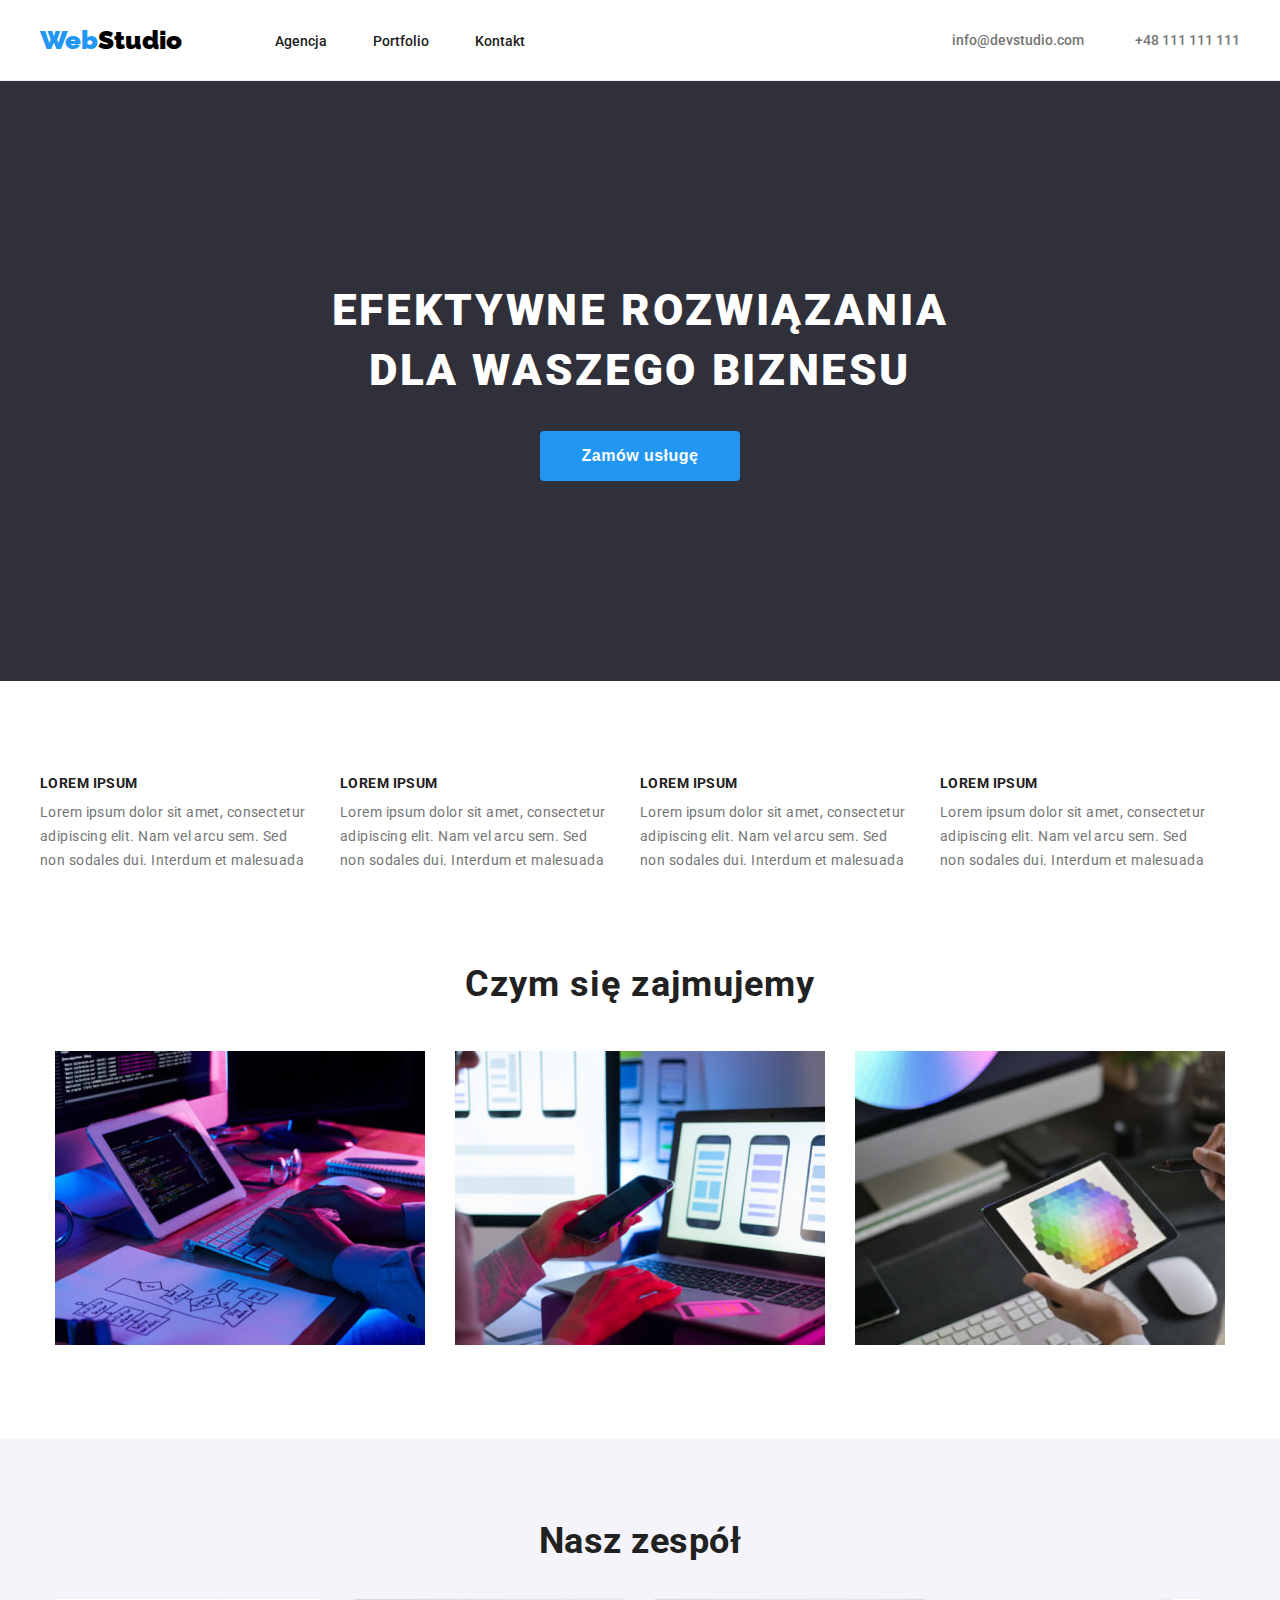
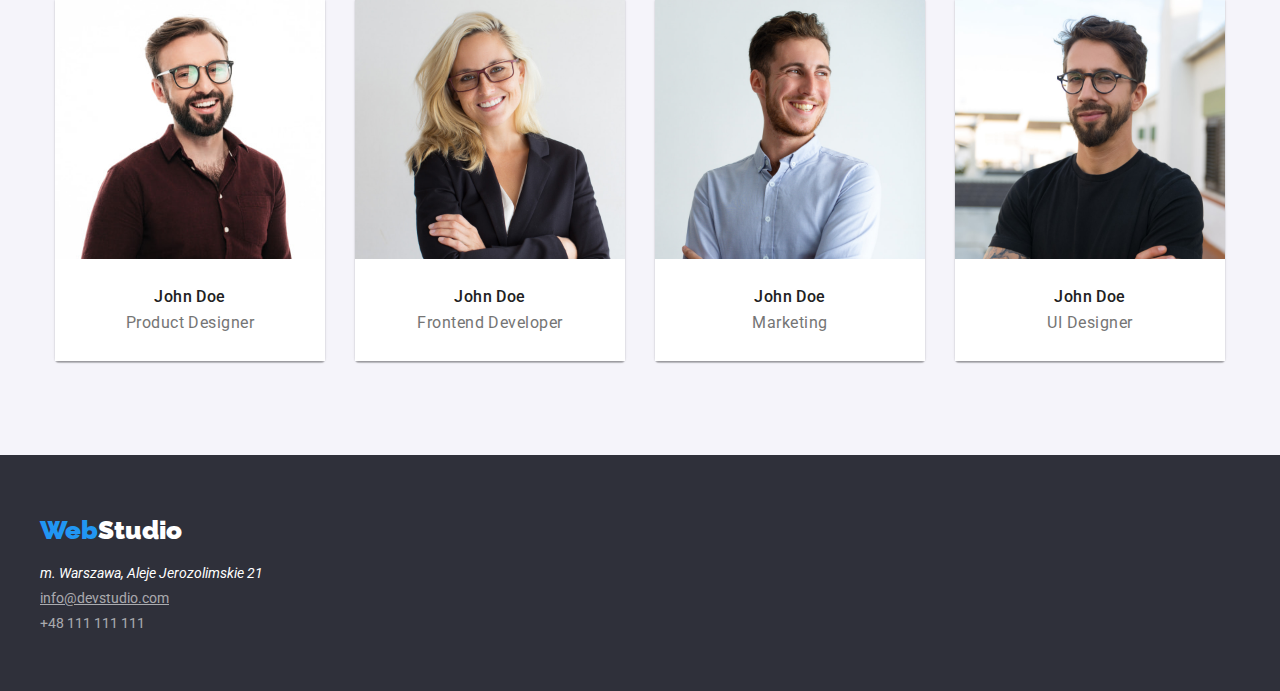
<file: index.html>
<!DOCTYPE html>
<html lang="pl">
  <head>
    <meta charset="utf-8" />
    <title>Portfolio</title>
    <link
      rel="stylesheet"
      href="https://cdnjs.cloudflare.com/ajax/libs/modern-normalize/1.1.0/modern-normalize.min.css"
      integrity="sha512-wpPYUAdjBVSE4KJnH1VR1HeZfpl1ub8YT/NKx4PuQ5NmX2tKuGu6U/JRp5y+Y8XG2tV+wKQpNHVUX03MfMFn9Q=="
      crossorigin="anonymous"
      referrerpolicy="no-referrer"
    />
    <link rel="stylesheet" href="css/styles.css" />
    <link rel="preconnect" href="https://fonts.googleapis.com" />
    <link rel="preconnect" href="https://fonts.gstatic.com" crossorigin />
    <link
      href="https://fonts.googleapis.com/css2?family=Raleway:wght@700&family=Roboto:wght@400;500;700;900&display=swap"
      rel="stylesheet"
    />
  </head>
  <body>
    <header>
      <section class="page-header">
        <div class="flex-header">
          <div class="header-logo">
            <a href="" class="logo-font"
              ><b
                ><span class="color-blue">Web</span
                ><span class="color-black">Studio</span></b
              ></a
            >
          </div>
          <nav>
            <ul class="nav-menu">
              <li class="nav-btn">
                <a href="./index.html" class="link">Agencja</a>
              </li>
              <li class="nav-btn">
                <a href="./portfolio.html" class="link">Portfolio</a>
              </li>
              <li class="nav-btn"><a href="" class="link">Kontakt</a></li>
            </ul>
          </nav>
          <div class="adress-menu">
            <a href="mailto:info@devstudio.com" class="header-adress-link"
              >info@devstudio.com</a
            >
            <a href="tel:+48111111111" class="header-adress-link"
              >+48 111 111 111</a
            >
          </div>
        </div>
      </section>
    </header>

    <main>
      <section>
        <div class="banner">
          <h1 class="banner-text">EFEKTYWNE ROZWIĄZANIA DLA WASZEGO BIZNESU</h1>
          <button type="button" class="header-button">Zamów usługę</button>
        </div>
      </section>

      <section class="lorem-section">
        <div class="container">
          <ul class="lorem">
            <li>
              <h3>LOREM IPSUM</h3>
              <p>
                Lorem ipsum dolor sit amet, consectetur adipiscing elit. Nam vel
                arcu sem. Sed non sodales dui. Interdum et malesuada
              </p>
            </li>
            <li>
              <h3>LOREM IPSUM</h3>
              <p>
                Lorem ipsum dolor sit amet, consectetur adipiscing elit. Nam vel
                arcu sem. Sed non sodales dui. Interdum et malesuada
              </p>
            </li>
            <li>
              <h3>LOREM IPSUM</h3>
              <p>
                Lorem ipsum dolor sit amet, consectetur adipiscing elit. Nam vel
                arcu sem. Sed non sodales dui. Interdum et malesuada
              </p>
            </li>
            <li>
              <h3>LOREM IPSUM</h3>
              <p>
                Lorem ipsum dolor sit amet, consectetur adipiscing elit. Nam vel
                arcu sem. Sed non sodales dui. Interdum et malesuada
              </p>
            </li>
          </ul>
        </div>
      </section>

      <section class="work-section">
        <div class="container">
          <h2>Czym się zajmujemy</h2>
          <div class="work-photos">
            <img
              src="images/img1.jpg"
              alt="iPad leżący na biurku"
              width="370"
              height="294"
            />
            <img
              src="images/img2.jpg"
              alt="Człowiek korzystający z telefonu i laptopa"
              width="370"
              height="294"
            />

            <img
              src="images/img3.jpg"
              alt="Człowiek korzystający z tabletu"
              width="370"
              height="294"
            />
          </div>
        </div>
      </section>

      <div class="team-section">
        <span class="team-title">Nasz zespół</span>
        <ul class="card-set">
          <li>
            <figure class="team-flex">
              <img
                src="images/img4.jpg"
                alt="John Doe"
                width="270"
                height="260"
              />
              <figcaption class="team-caption">
                <h3 class="team-img-title">John Doe</h3>
                <p class="team-img-descriptions">Product Designer</p>
              </figcaption>
            </figure>
          </li>
          <li>
            <figure class="team-flex">
              <img
                src="images/img5.jpg"
                alt="John Doe"
                width="270"
                height="260"
              />
              <figcaption class="team-caption">
                <h3 class="team-img-title">John Doe</h3>
                <p class="img-descriptions">Frontend Developer</p>
              </figcaption>
            </figure>
          </li>
          <li>
            <figure class="team-flex">
              <img
                src="images/img6.jpg"
                alt="John Doe"
                width="270"
                height="260"
              />
              <figcaption class="team-caption">
                <h3 class="team-img-title">John Doe</h3>
                <p class="img-descriptions">Marketing</p>
              </figcaption>
            </figure>
          </li>
          <li>
            <figure class="team-flex">
              <img
                src="images/img7.jpg"
                alt="John Doe"
                width="270"
                height="260"
              />
              <figcaption class="team-caption">
                <h3 class="team-img-title">John Doe</h3>
                <p class="img-descriptions">UI Designer</p>
              </figcaption>
            </figure>
          </li>
        </ul>
      </div>
    </main>

    <footer>
      <section class="page-footer">
        <div class = "flex-footer">
          <a href="" class="logo-font"
            ><b
              ><span class="color-blue">Web</span
              ><span class="color-white">Studio</span></b
            ></a
          >
          <address class="footer-adress-link">
            m. Warszawa, Aleje Jerozolimskie 21
          </address>
          <a
            href="mailto:info@devstudio.com"
            class="footer-adress-link-alpha-mail"
            >info@devstudio.com</a
          >
          <a href="tel:+48111111111" class="footer-adress-link-alpha"
            >+48 111 111 111</a
          >
        </div>
      </section>
    </footer>
  </body>
</html>
</file>
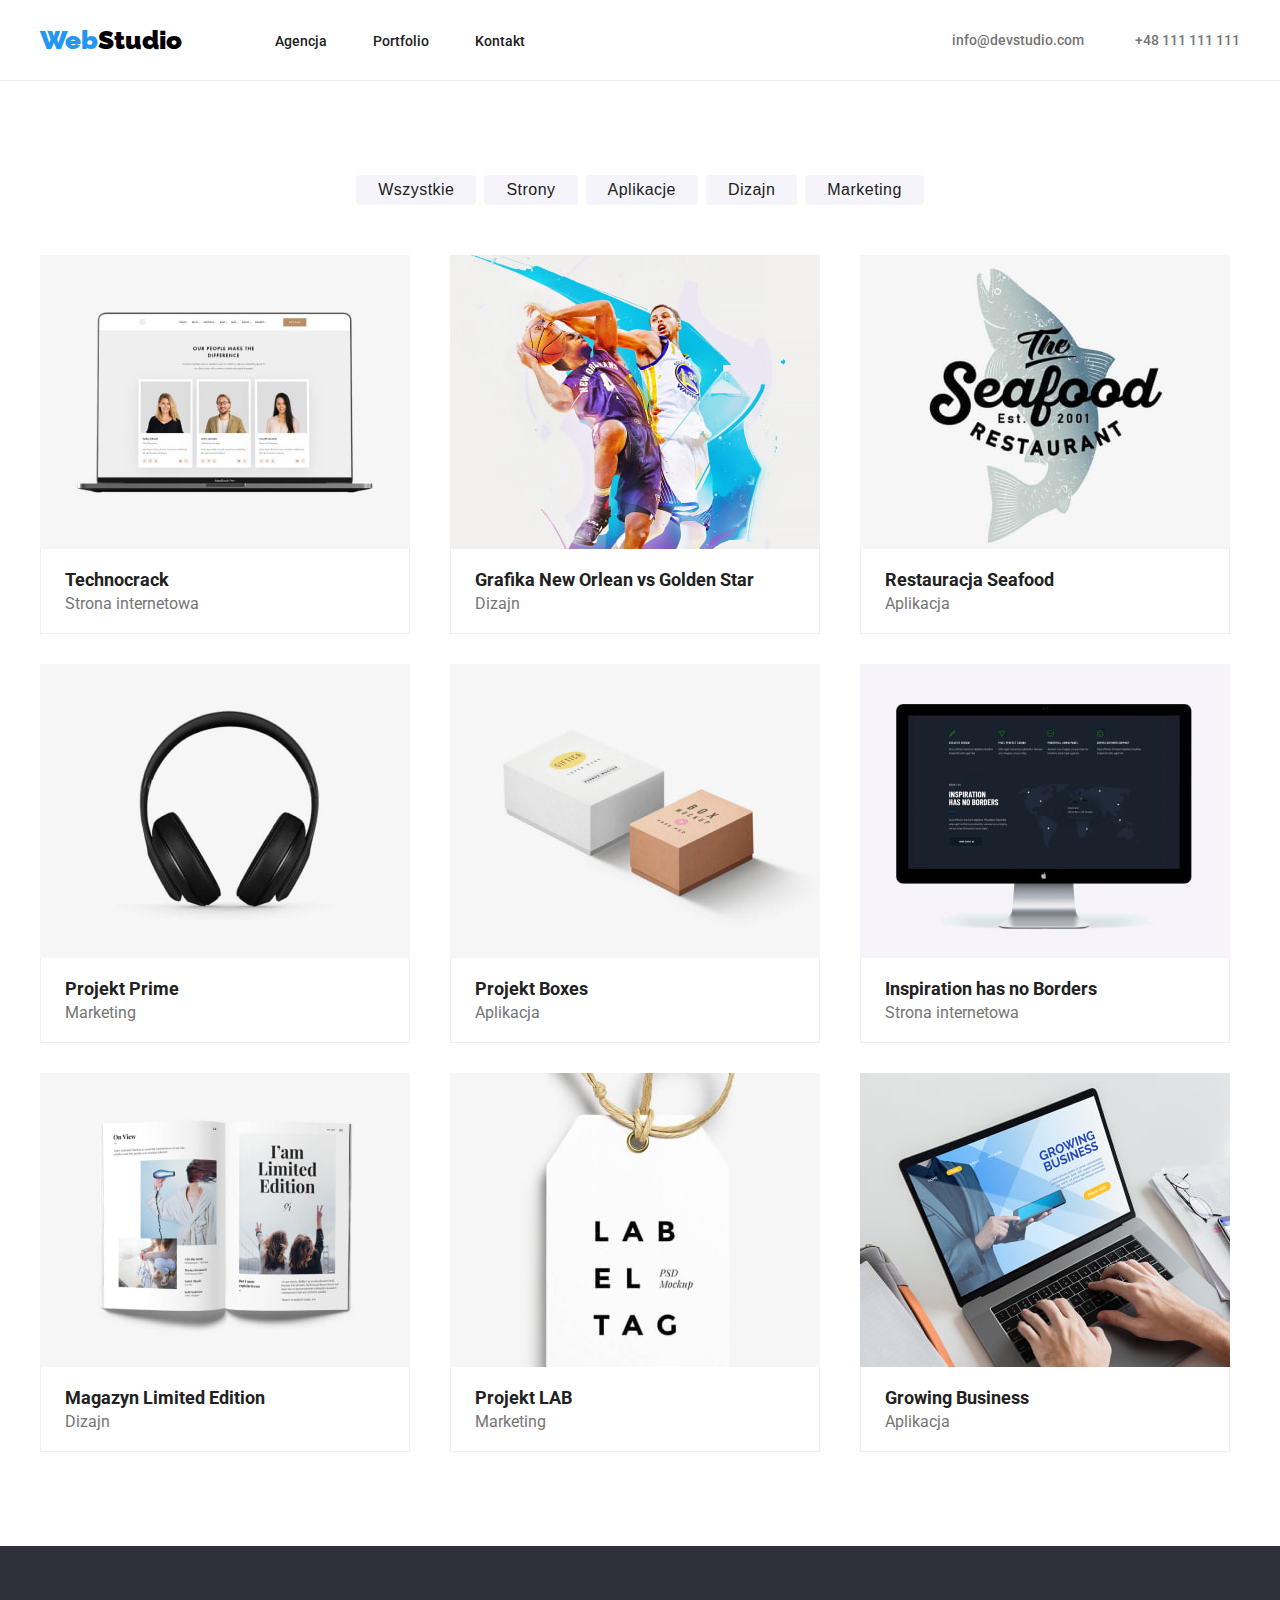
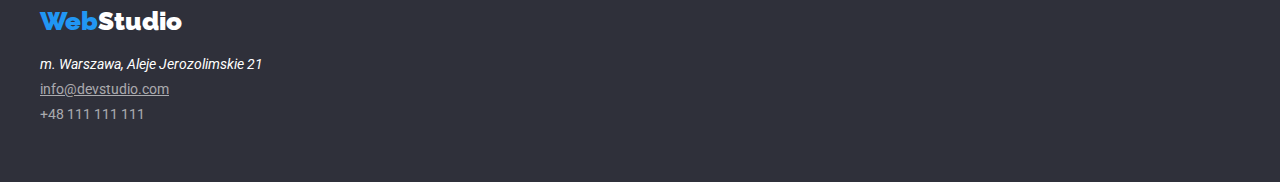
<file: portfolio.html>
<!DOCTYPE html>
<html lang="pl">
  <head>
    <meta charset="utf-8" />
    <title>Portfolio</title>
    <link
      rel="stylesheet"
      href="https://cdnjs.cloudflare.com/ajax/libs/modern-normalize/1.1.0/modern-normalize.min.css"
      integrity="sha512-wpPYUAdjBVSE4KJnH1VR1HeZfpl1ub8YT/NKx4PuQ5NmX2tKuGu6U/JRp5y+Y8XG2tV+wKQpNHVUX03MfMFn9Q=="
      crossorigin="anonymous"
      referrerpolicy="no-referrer"
    />
    <link rel="stylesheet" href="css/styles.css" />
    <link rel="preconnect" href="https://fonts.googleapis.com" />
    <link rel="preconnect" href="https://fonts.gstatic.com" crossorigin />
    <link
      href="https://fonts.googleapis.com/css2?family=Raleway:wght@700&family=Roboto:wght@400;500;700;900&display=swap"
      rel="stylesheet"
    />
  </head>
  <body>
    <header>
      <section class="page-header">
        <div class="flex-header">
          <div class="header-logo">
            <a href="" class="logo-font"
              ><b
                ><span class="color-blue">Web</span
                ><span class="color-black">Studio</span></b
              ></a
            >
          </div>
          <nav>
            <ul class="nav-menu">
              <li class="nav-btn">
                <a href="./index.html" class="link">Agencja</a>
              </li>
              <li class="nav-btn">
                <a href="./portfolio.html" class="link">Portfolio</a>
              </li>
              <li class="nav-btn"><a href="" class="link">Kontakt</a></li>
            </ul>
          </nav>
          <div class="adress-menu">
            <a href="mailto:info@devstudio.com" class="header-adress-link"
              >info@devstudio.com</a
            >
            <a href="tel:+48111111111" class="header-adress-link"
              >+48 111 111 111</a
            >
          </div>
        </div>
      </section>
    </header>

    <main>
      <section class="section">
        <div>
          <ul class="menu">
            <li class="menu-btn">
              <button type="button">Wszystkie</button>
            </li>
            <li class="menu-btn">
              <button type="button">Strony</button>
            </li>
            <li class="menu-btn">
              <button type="button">Aplikacje</button>
            </li>
            <li class="menu-btn">
              <button type="button">Dizajn</button>
            </li>
            <li class="menu-btn">
              <button type="button">Marketing</button>
            </li>
          </ul>
        </div>

        <div>
          <ul class="card-set">
            <li class="card">
              <figure class="card-flex">
                <img
                  src="images/portfolio1.jpg"
                  alt="Laptop ze strona internetowa"
                  width="370"
                  height="294"
                />
                <figcaption class="img-caption">
                  <h3 class="img-title">Technocrack</h3>
                  <p class="img-descriptions">Strona internetowa</p>
                </figcaption>
              </figure>
            </li>
            <li class="card">
              <figure class="card-flex">
                <img
                  src="images/portfolio2.jpg"
                  alt="Grafika New Orlean vs Golden Star"
                  width="370"
                  height="294"
                />
                <figcaption class="img-caption">
                  <h3 class="img-title">Grafika New Orlean vs Golden Star</h3>
                  <p class="img-descriptions">Dizajn</p>
                </figcaption>
              </figure>
            </li>
            <li class="card">
              <figure class="card-flex">
                <img
                  src="images/portfolio3.jpg"
                  alt="Logo restaruacji"
                  width="370"
                  height="294"
                />
                <figcaption class="img-caption">
                  <h3 class="img-title">Restauracja Seafood</h3>
                  <p class="img-descriptions">Aplikacja</p>
                </figcaption>
              </figure>
            </li>
            <li class="card">
              <figure class="card-flex">
                <img
                  src="images/portfolio4.jpg"
                  alt="Słuchawki"
                  width="370"
                  height="294"
                />
                <figcaption class="img-caption">
                  <h3 class="img-title">Projekt Prime</h3>
                  <p class="img-descriptions">Marketing</p>
                </figcaption>
              </figure>
            </li>
            <li class="card">
              <figure class="card-flex">
                <img
                  src="images/portfolio5.jpg"
                  alt="Dwa pudełka"
                  width="370"
                  height="294"
                />
                <figcaption class="img-caption">
                  <h3 class="img-title">Projekt Boxes</h3>
                  <p class="img-descriptions">Aplikacja</p>
                </figcaption>
              </figure>
            </li>
            <li class="card">
              <figure class="card-flex">
                <img
                  src="images/portfolio6.jpg"
                  alt="Monitor komputerowy"
                  width="370"
                  height="294"
                />
                <figcaption class="img-caption">
                  <h3 class="img-title">Inspiration has no Borders</h3>
                  <p class="img-descriptions">Strona internetowa</p>
                </figcaption>
              </figure>
            </li>
            <li class="card">
              <figure class="card-flex">
                <img
                  src="images/portfolio7.jpg"
                  alt="Otwarta książka"
                  width="370"
                  height="294"
                />
                <figcaption class="img-caption">
                  <h3 class="img-title">Magazyn Limited Edition</h3>
                  <p class="img-descriptions">Dizajn</p>
                </figcaption>
              </figure>
            </li>
            <li class="card">
              <figure class="card-flex">
                <img
                  src="images/portfolio8.jpg"
                  alt="Znacznik na sznurku"
                  width="370"
                  height="294"
                />
                <figcaption class="img-caption">
                  <h3 class="img-title">Projekt LAB</h3>
                  <p class="img-descriptions">Marketing</p>
                </figcaption>
              </figure>
            </li>
            <li class="card">
              <figure class="card-flex">
                <img
                  src="images/portfolio9.jpg"
                  alt="Pracowanie na laptopie"
                  width="370"
                  height="294"
                />
                <figcaption class="img-caption">
                  <h3 class="img-title">Growing Business</h3>
                  <p class="img-descriptions">Aplikacja</p>
                </figcaption>
              </figure>
            </li>
          </ul>
        </div>
      </section>
    </main>

    <footer>
      <section class="page-footer">
        <div class="flex-footer">
          <a href="" class="logo-font"
            ><b
              ><span class="color-blue">Web</span
              ><span class="color-white">Studio</span></b
            ></a
          >
          <address class="footer-adress-link">
            m. Warszawa, Aleje Jerozolimskie 21
          </address>
          <a
            href="mailto:info@devstudio.com"
            class="footer-adress-link-alpha-mail"
            >info@devstudio.com</a
          >
          <a href="tel:+48111111111" class="footer-adress-link-alpha"
            >+48 111 111 111</a
          >
        </div>
      </section>
    </footer>
  </body>
</html>
</file>
<file: css/styles.css>
* {
  margin: 0;
  padding: 0;
}
body {
  font-family: "Roboto", sans-serif;
  color: #212121;
  font-weight: 500;
}
.color-blue {
  color: #2196f3;
}
.color-white {
  color: #ffffff;
}
.color-black {
  color: #000;
}
.img-descriptions {
  color: #757575;
  font-size: 16px;
  font-weight: 400;
  text-align: left;
}
.img-title {
  font-size: 18px;
  font-weight: 700;
  text-align: left;
  margin-bottom: 4px;
}
.img-caption {
  display: flex;
  flex-direction: column;
  padding-top: 20px;
  padding-bottom: 20px;
  padding-left: 24px;
  border-left: 1px solid #eeee;
  border-right: 1px solid #eeee;
  border-bottom: 1px solid #eeee;
}
button:hover {
  color: #ffffff;
  background-color: #2196f3;
}
button:focus {
  color: #ffffff;
  background-color: #2196f3;
}
button {
  cursor: pointer;
  background-color: #f5f4fa;
  color: #212121;
  border: none;
  font-size: 16px;
  border-radius: 4px;
  padding: 6px 22px;
  font-weight: 500;
  letter-spacing: 0.03em;
}

ul {
  list-style-type: none;
}
.logo-font {
  font-family: "Raleway", sans-serif;
  font-weight: 700;
  font-size: 26px;
  text-decoration: none;
}

.link:hover {
  color: #2196f3;
}
.link:focus {
  color: #2196f3;
}
.link {
  text-decoration: none;
  color: #212121;
  font-size: 14px;
}
.header-adress-link {
  color: #757575;
  font-size: 14px;
  text-decoration: none;
}
.header-adress-link:focus {
  color: #2196f3;
}
.header-adress-link:hover {
  color: #2196f3;
}
.footer-adress-link {
  color: #ffffff;
  background-color: #2f303a;
  font-size: 14px;
  text-decoration: none;
  font-weight: 400;
  margin-bottom: 9px;
  margin-top: 20px;
}
.footer-adress-link:focus {
  color: #2196f3;
}
.footer-adress-link:hover {
  color: #2196f3;
}
.footer-adress-link-alpha-mail {
  color: rgba(255, 255, 255, 0.6);
  background-color: #2f303a;
  font-size: 14px;
  margin-bottom: 9px;
  font-weight: 400;
}
.footer-adress-link-alpha {
  color: rgba(255, 255, 255, 0.6);
  background-color: #2f303a;
  text-decoration: none;
  font-size: 14px;
  font-weight: 400;
}
.footer-adress-link-alpha:hover {
  color: #2196f3;
}
.footer-adress-link-alpha:focus {
  color: #2196f3;
}
.section {
  display: flex;
  flex-direction: column;
  padding-top: 94px;
  padding-bottom: 94px;
  margin: 0 auto;
  max-width: 1200px;
  text-align: center;
}
.menu {
  display: flex;
  justify-content: center;
  margin-bottom: 50px;
}
.menu > .menu-btn:not(:last-child) {
  margin-right: 8px;
}

.header-logo {
  margin-right: 93px;
}

.nav-menu {
  display: flex;
  margin-right: 427.35px;
}
.nav-menu > .nav-btn:not(:last-child) {
  margin-right: 46px;
}
.adress-menu {
  display: flex;
  justify-content: space-between;
  width: 295px;
}
.card-set {
  display: flex;
  flex-wrap: wrap;
  gap: 30px;
}
.card {
  flex-basis: calc((100% - 2 * 30px) / 3);
}
.page-footer {
  display: flex;
  flex-direction: column;
  background-color: #2f303a;
  padding-top: 60px;
  padding-bottom: 60px;
}
.flex-footer {
  width: 1200px;
  margin: 0 auto;
  flex-direction: column;
  display: flex;
}
.card-flex {
  display: flex;
  flex-direction: column;
  width: 370px;
}

.page-header {
  height: 80px;
  border-bottom: 1px solid #ececec;
  display: flex;
}

.flex-header {
  display: flex;
  align-items: center;
  width: 1200px;
  margin: 0 auto;
}
.banner {
  display: flex;
  align-items: center;
  flex-direction: column;
  height: 600px;
  margin: 0 auto;
  background-color: #2f303a;
  justify-content: center;
}
.banner-text {
  font-weight: 900;
  font-size: 44px;
  text-transform: uppercase;
  color: #ffffff;
  line-height: 136%;
  letter-spacing: 0.06em;
  width: 696px;
  margin-bottom: 30px;
  text-align: center;
}
.header-button {
  cursor: pointer;
  width: 200px;
  height: 50px;
  display: flex;
  font-weight: bold;
  font-size: 16px;
  line-height: 187%;
  text-align: center;
  align-items: center;
  justify-content: center;
  background-color: #2196f3;
  color: white;
}
.container {
  display: flex;
  flex-direction: column;
}
.lorem {
  display: flex;
  width: 1200px;
  align-items: center;
  justify-content: center;
  margin: 0 auto;
}
.lorem-section {
  padding-top: 94px;
  padding-bottom: 94px;
}
.lorem-section p {
  font-size: 14px;
  line-height: 171%;
  font-weight: 400;
  letter-spacing: 0.03em;
  color: #757575;
}

.lorem-section h3 {
  font-weight: 700;
  font-size: 14px;
  line-height: 16px;
  letter-spacing: 0.03em;
  text-transform: uppercase;
  margin-bottom: 10px;
}
.lorem li {
  margin-right: 30px;
  max-width: 270px;
  max-height: 101px;
  display: flex;
  flex-direction: column;
}
.work-section {
  padding-bottom: 94px;
  width: 1200px;
  display: flex;
  align-items: center;
  margin: 0 auto;
  justify-content: center;
}
.work-photos {
  width: 1170px;
  display: flex;
  justify-content: space-between;
}
.work-section h2 {
  font-weight: bold;
  font-size: 36px;
  line-height: 95%;
  text-align: center;
  letter-spacing: 0.03em;
  margin-bottom: 50px;
}
.team-section {
  padding-bottom: 94px;
  padding-top: 94px;
  justify-content: center;
  display: flex;
  flex-direction: column;
  align-items: center;
  font-weight: 500;
  font-size: 16px;
  line-height: 100%;
  text-align: center;
  letter-spacing: 0.03em;
  color: #212121;
  background-color: #f5f4fa;
}
.team-list {
  display: flex;
  justify-content: center;
  align-items: space-between;
  width: 1170px;
}
.team-section h2 {
  font-weight: 700;
  font-size: 36px;
  width: 210px;
  height: 42px;
}
.team-flex {
  display: flex;
  flex-direction: column;
  box-shadow: 0px 1px 3px rgba(0, 0, 0, 0.12), 0px 1px 1px rgba(0, 0, 0, 0.14),
    0px 2px 1px rgba(0, 0, 0, 0.2);
  border-radius: 0px 0px 4px 4px;
}
.team-caption {
  display: flex;
  flex-direction: column;
  padding-top: 30px;
  padding-bottom: 30px;
  align-items: center;
  background-color: #fff;
}
.team-section {
  display: flex;
  flex-direction: column;
  padding-top: 94px;
  padding-bottom: 94px;
  margin: 0 auto;
  text-align: center;
  background-color: #f5f4fa;
}
.team-title {
  margin-bottom: 50px;
  font-weight: 700;
  font-size: 36px;
}
.team-img-title {
  font-size: 16px;
  font-weight: 500;
  margin-bottom: 10px;
}
.team-img-descriptions {
  color: #757575;
  font-size: 16px;
  font-weight: 400;
}
</file>
